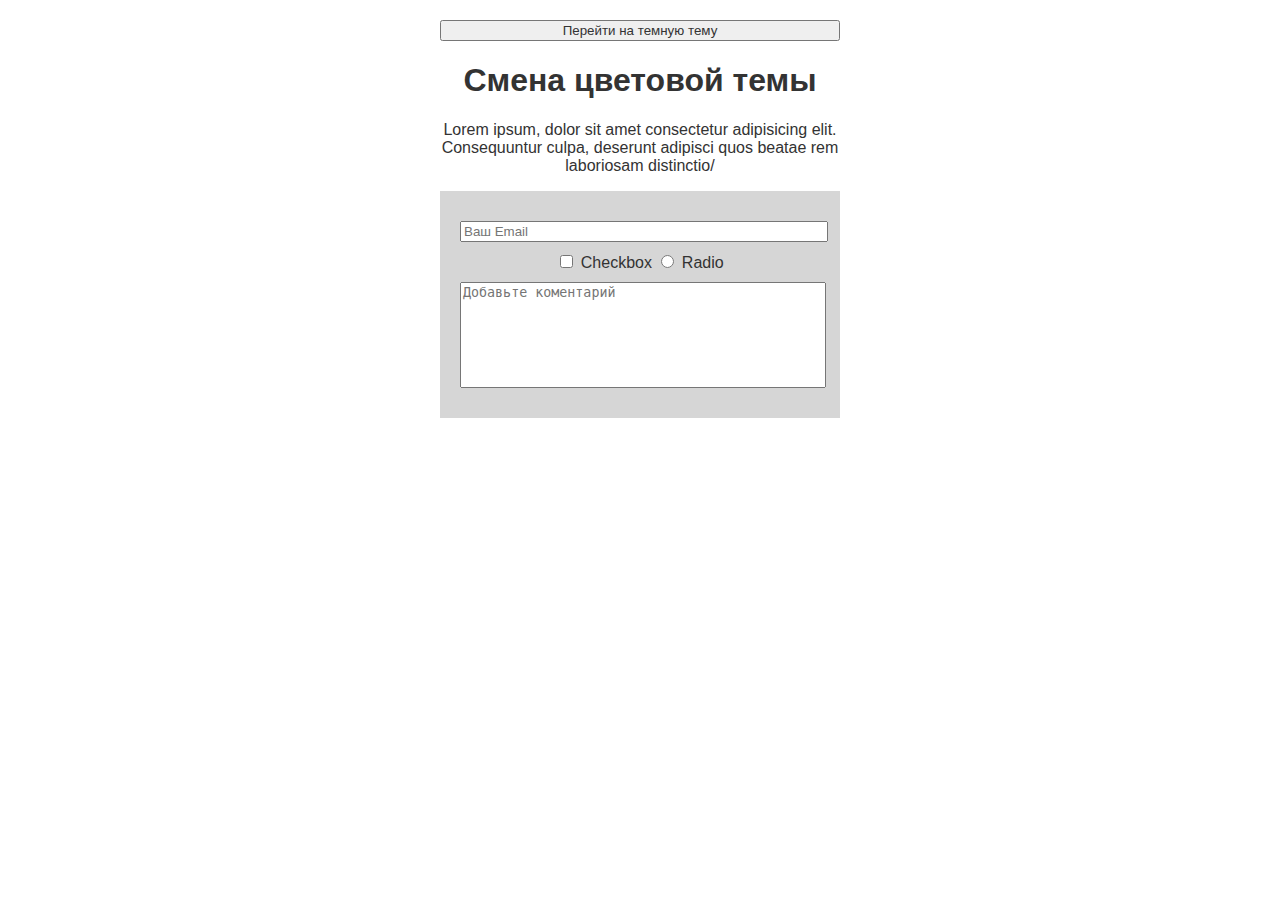
<file: уп 8/1/index.html>
<!DOCTYPE html>
<html lang="en">
  <head>
    <meta charset="UTF-8" />
    <meta name="viewport" content="width=device-width, initial-scale=1.0" />
    <title>Shumkova</title>
    <script defer src="./script.js"></script>
    <link rel="stylesheet" href="style.css" />
  </head>
  <body>
    <section>
      <div class="container">
        <button id="themeToggle">Перейти на темную тему</button>
        <h1>Смена цветовой темы</h1>
        <p>
          Lorem ipsum, dolor sit amet consectetur adipisicing elit. Consequuntur
          culpa, deserunt adipisci quos beatae rem laboriosam distinctio/
        </p>
        <form>
          <input placeholder="Ваш Email" type="email" />
          <input id="checkbox" type="checkbox" />
          <lable for="checkbox">Checkbox</lable>
          <input id="radio" type="radio" />
          <lable for="radio">Radio</lable>
          <textarea placeholder="Добавьте коментарий"></textarea>
        </form>
      </div>
    </section>
  </body>
</html>
</file>
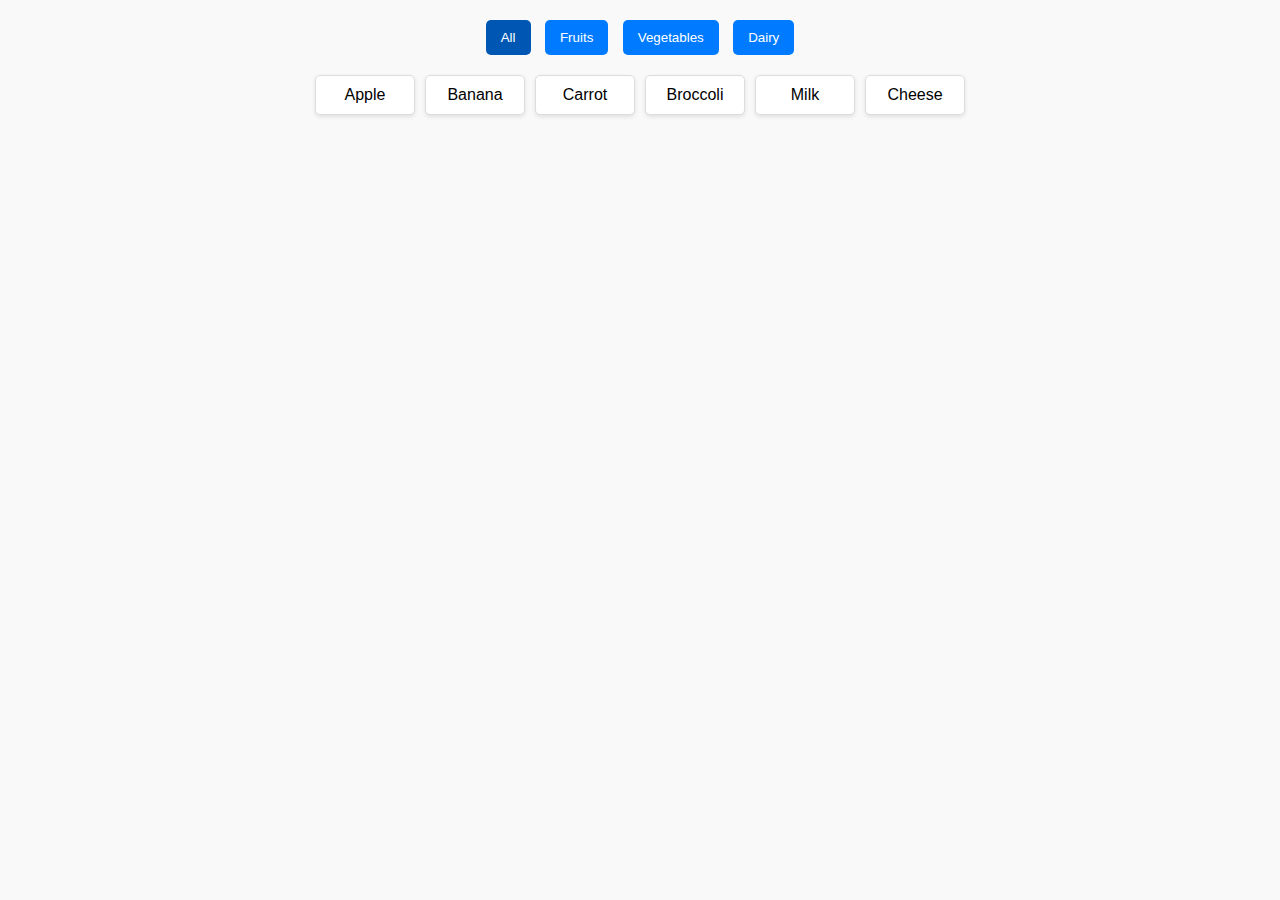
<file: уп5/задание 1/index.html>
<!DOCTYPE html>
<html lang="en">
<head>
  <meta charset="UTF-8" />
  <meta name="viewport" content="width=device-width, initial-scale=1.0" />
  <title>Фархутдинов вроде :3</title>
  <link rel="stylesheet" href="style.css" />
</head>
<body>
  <div class="filter-buttons">
    <button data-category="all" class="active">All</button>
    <button data-category="fruits">Fruits</button>
    <button data-category="vegetables">Vegetables</button>
    <button data-category="dairy">Dairy</button>
  </div>

  <div class="items">
    <div class="item" data-category="fruits">Apple</div>
    <div class="item" data-category="fruits">Banana</div>
    <div class="item" data-category="vegetables">Carrot</div>
    <div class="item" data-category="vegetables">Broccoli</div>
    <div class="item" data-category="dairy">Milk</div>
    <div class="item" data-category="dairy">Cheese</div>
  </div>

  <script src="Category_Filter.js"></script>
</body>
</html>
</file>
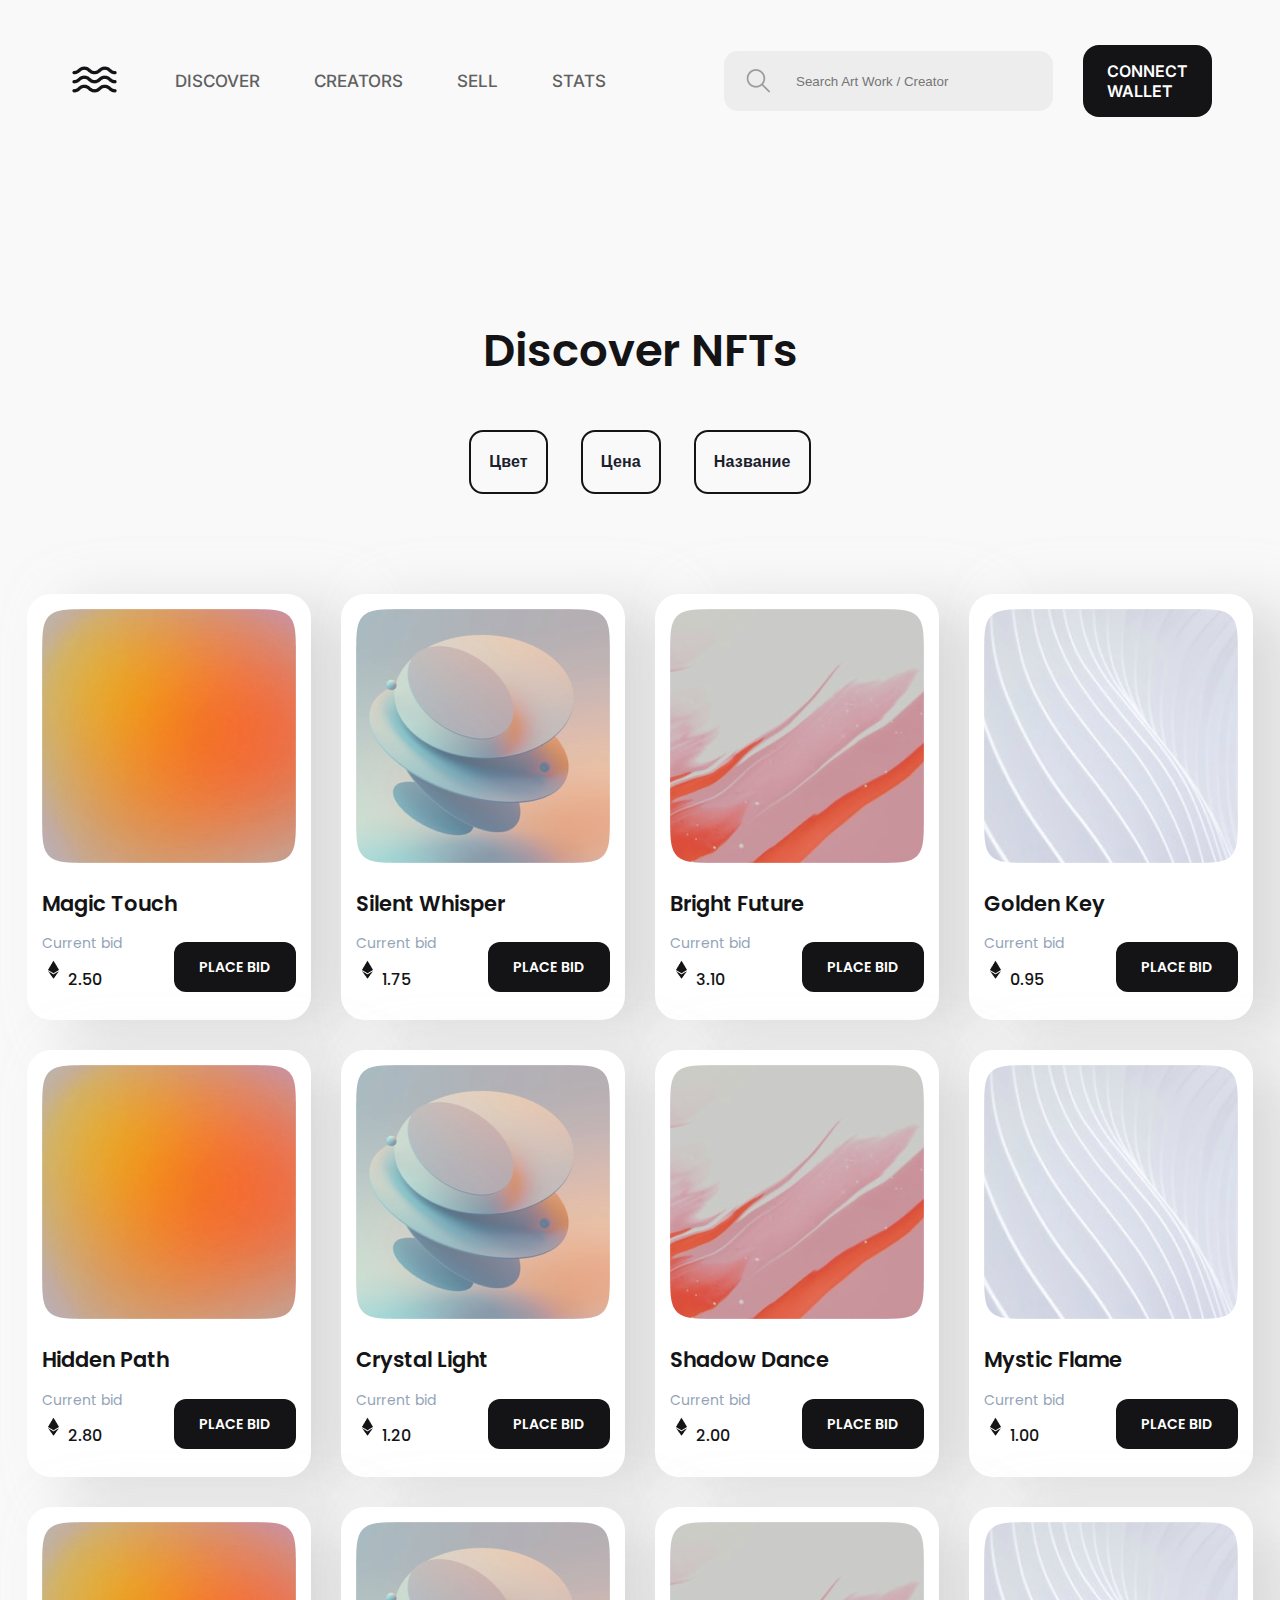
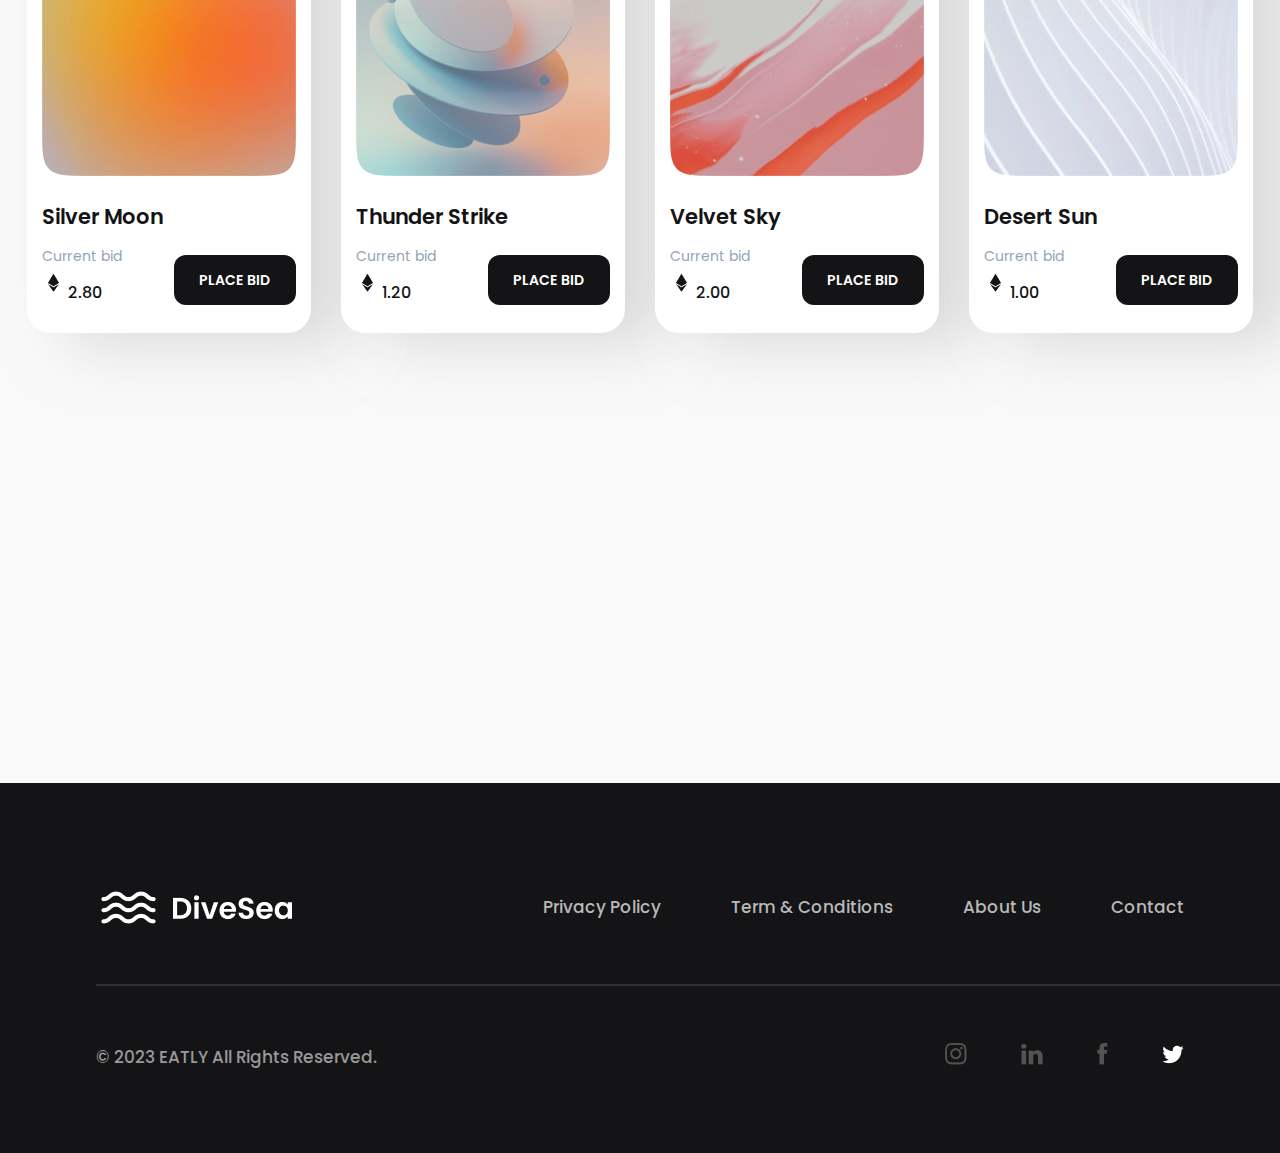
<file: уп5/звдвние3/index.html>
<!DOCTYPE html>
<html lang="en">
  <head>
    <meta charset="UTF-8" />
    <meta name="viewport" content="width=device-width, initial-scale=1.0" />
    <title>Фархутдинов</title>
    <link rel="stylesheet" href="~/../css/main.css" />
  </head>
  <body>
    <nav>
      <div class="container nav_fill">
        <div class="nav_left">
          <ul>
            <li>
              <a href=""><img src="./img/Logo.png" alt="" /></a>
            </li>
            <li><a href="">DISCOVER</a></li>
            <li><a href="">CREATORS</a></li>
            <li><a href="">SELL</a></li>
            <li><a href="">STATS</a></li>
          </ul>
        </div>
        <div class="nav_right">
          <div class="searchall">
            <img src="./img/search.png" alt="лупа" />
            <input type="search" placeholder="Search Art Work / Creator" />
          </div>
          <a href="" class="btn">CONNECT WALLET</a>
        </div>
      </div>
    </nav>

    <section class="section_one">
      <div class="container">
        <h2>Discover NFTs</h2>
        <div class="buttons">
          <a href="#" class="button" id="sort-color">Цвет</a>
          <a href="#" class="button" id="sort-price">Цена</a>
          <a href="#" class="button" id="sort-name">Название</a>
        </div>
      </div>
    </section>

    <section class="section_two">
      <div class="container">
        <div class="cards" id="cards-list">
          <div class="card" data-color="1" data-price="2.50" data-name="Magic Touch">
            <img src="./img/card1.png" alt="">
            <h3>Magic Touch</h3>
            <div class="btm">
              <div class="left">
                <p class="top">Current bid</p>
                <div class="bottom">
                  <img src="./img/mdi_ethereum.png" alt="">
                  <p>2.50</p>
                </div>
              </div>
              <div class="right">
                <a href="" class="card_btm">PLACE BID </a>
              </div>
            </div>
          </div>
          <div class="card" data-color="2" data-price="1.75" data-name="Silent Whisper">
            <img src="./img/card2.png" alt="">
            <h3>Silent Whisper</h3>
            <div class="btm">
              <div class="left">
                <p class="top">Current bid</p>
                <div class="bottom">
                  <img src="./img/mdi_ethereum.png" alt="">
                  <p>1.75</p>
                </div>
              </div>
              <div class="right">
                <a href="" class="card_btm">PLACE BID </a>
              </div>
            </div>
          </div>
          <div class="card" data-color="3" data-price="3.10" data-name="Bright Future">
            <img src="./img/card3.png" alt="">
            <h3>Bright Future</h3>
            <div class="btm">
              <div class="left">
                <p class="top">Current bid</p>
                <div class="bottom">
                  <img src="./img/mdi_ethereum.png" alt="">
                  <p>3.10</p>
                </div>
              </div>
              <div class="right">
                <a href="" class="card_btm">PLACE BID </a>
              </div>
            </div>
          </div>
          <div class="card" data-color="4" data-price="0.95" data-name="Golden Key">
            <img src="./img/card4.png" alt="">
            <h3>Golden Key</h3>
            <div class="btm">
              <div class="left">
                <p class="top">Current bid</p>
                <div class="bottom">
                  <img src="./img/mdi_ethereum.png" alt="">
                  <p>0.95</p>
                </div>
              </div>
              <div class="right">
                <a href="" class="card_btm">PLACE BID </a>
              </div>
            </div>
          </div>
          <div class="card" data-color="1" data-price="2.80" data-name="Hidden Path">
            <img src="./img/card1.png" alt="">
            <h3>Hidden Path</h3>
            <div class="btm">
              <div class="left">
                <p class="top">Current bid</p>
                <div class="bottom">
                  <img src="./img/mdi_ethereum.png" alt="">
                  <p>2.80</p>
                </div>
              </div>
              <div class="right">
                <a href="" class="card_btm">PLACE BID </a>
              </div>
            </div>
          </div>
          <div class="card" data-color="2" data-price="1.20" data-name="Crystal Light">
            <img src="./img/card2.png" alt="">
            <h3>Crystal Light</h3>
            <div class="btm">
              <div class="left">
                <p class="top">Current bid</p>
                <div class="bottom">
                  <img src="./img/mdi_ethereum.png" alt="">
                  <p>1.20</p>
                </div>
              </div>
              <div class="right">
                <a href="" class="card_btm">PLACE BID </a>
              </div>
            </div>
          </div>
          <div class="card" data-color="3" data-price="2.00" data-name="Shadow Dance">
            <img src="./img/card3.png" alt="">
            <h3>Shadow Dance</h3>
            <div class="btm">
              <div class="left">
                <p class="top">Current bid</p>
                <div class="bottom">
                  <img src="./img/mdi_ethereum.png" alt="">
                  <p>2.00</p>
                </div>
              </div>
              <div class="right">
                <a href="" class="card_btm">PLACE BID </a>
              </div>
            </div>
          </div>
          <div class="card" data-color="4" data-price="1.00" data-name="Mystic Flame">
            <img src="./img/card4.png" alt="">
            <h3>Mystic Flame</h3>
            <div class="btm">
              <div class="left">
                <p class="top">Current bid</p>
                <div class="bottom">
                  <img src="./img/mdi_ethereum.png" alt="">
                  <p>1.00</p>
                </div>
              </div>
              <div class="right">
                <a href="" class="card_btm">PLACE BID </a>
              </div>
            </div>
          </div>
          <div class="card" data-color="1" data-price="2.80" data-name="Silver Moon">
            <img src="./img/card1.png" alt="">
            <h3>Silver Moon</h3>
            <div class="btm">
              <div class="left">
                <p class="top">Current bid</p>
                <div class="bottom">
                  <img src="./img/mdi_ethereum.png" alt="">
                  <p>2.80</p>
                </div>
              </div>
              <div class="right">
                <a href="" class="card_btm">PLACE BID </a>
              </div>
            </div>
          </div>
          <div class="card" data-color="2" data-price="1.20" data-name="Thunder Strike">
            <img src="./img/card2.png" alt="">
            <h3>Thunder Strike</h3>
            <div class="btm">
              <div class="left">
                <p class="top">Current bid</p>
                <div class="bottom">
                  <img src="./img/mdi_ethereum.png" alt="">
                  <p>1.20</p>
                </div>
              </div>
              <div class="right">
                <a href="" class="card_btm">PLACE BID </a>
              </div>
            </div>
          </div>
          <div class="card" data-color="3" data-price="2.00" data-name="Velvet Sky">
            <img src="./img/card3.png" alt="">
            <h3>Velvet Sky</h3>
            <div class="btm">
              <div class="left">
                <p class="top">Current bid</p>
                <div class="bottom">
                  <img src="./img/mdi_ethereum.png" alt="">
                  <p>2.00</p>
                </div>
              </div>
              <div class="right">
                <a href="" class="card_btm">PLACE BID </a>
              </div>
            </div>
          </div>
          <div class="card" data-color="4" data-price="1.00" data-name="Desert Sun">
            <img src="./img/card4.png" alt="">
            <h3>Desert Sun</h3>
            <div class="btm">
              <div class="left">
                <p class="top">Current bid</p>
                <div class="bottom">
                  <img src="./img/mdi_ethereum.png" alt="">
                  <p>1.00</p>
                </div>
              </div>
              <div class="right">
                <a href="" class="card_btm">PLACE BID </a>
              </div>
            </div>
          </div>
        </div>
      </div>
    </section>

    <footer class="footer">
      <div class="container">
        <div class="footer_fill">
          <div class="top">
            <img src="./img/Logofooter.png" alt="">
            <ul>
              <li><a href="">Privacy Policy</a></li>
              <li><a href="">Term & Conditions</a></li>
              <li><a href="">About Us</a></li>
              <li><a href="">Contact</a></li>
            </ul>
          </div>
          <hr>
          <div class="bottom">
            <p>© 2023 EATLY All Rights Reserved.</p>
            <ul>
              <li><img src="./img/insta.png" alt=""></li>
              <li><img src="./img/in.png" alt=""></li>
              <li><img src="./img/facebok.png" alt=""></li>
              <li><img src="./img/twit.png" alt=""></li>
            </ul>
          </div>
        </div>
      </div>
    </footer>

    <script>
      function sortCards(compareFn) {
        const cardsContainer = document.getElementById('cards-list');
        const cards = Array.from(cardsContainer.children);
        cards.sort(compareFn);
        cards.forEach(card => cardsContainer.appendChild(card));
      }

      document.getElementById('sort-color').addEventListener('click', function(e) {
        e.preventDefault();
        sortCards((a, b) => {
          return parseInt(a.dataset.color) - parseInt(b.dataset.color);
        });
      });

      document.getElementById('sort-price').addEventListener('click', function(e) {
        e.preventDefault();
        sortCards((a, b) => {
          return parseFloat(a.dataset.price) - parseFloat(b.dataset.price);
        });
      });

      document.getElementById('sort-name').addEventListener('click', function(e) {
        e.preventDefault();
        sortCards((a, b) => {
          return a.dataset.name.localeCompare(b.dataset.name);
        });
      });
    </script>
  </body>
</html>
</file>
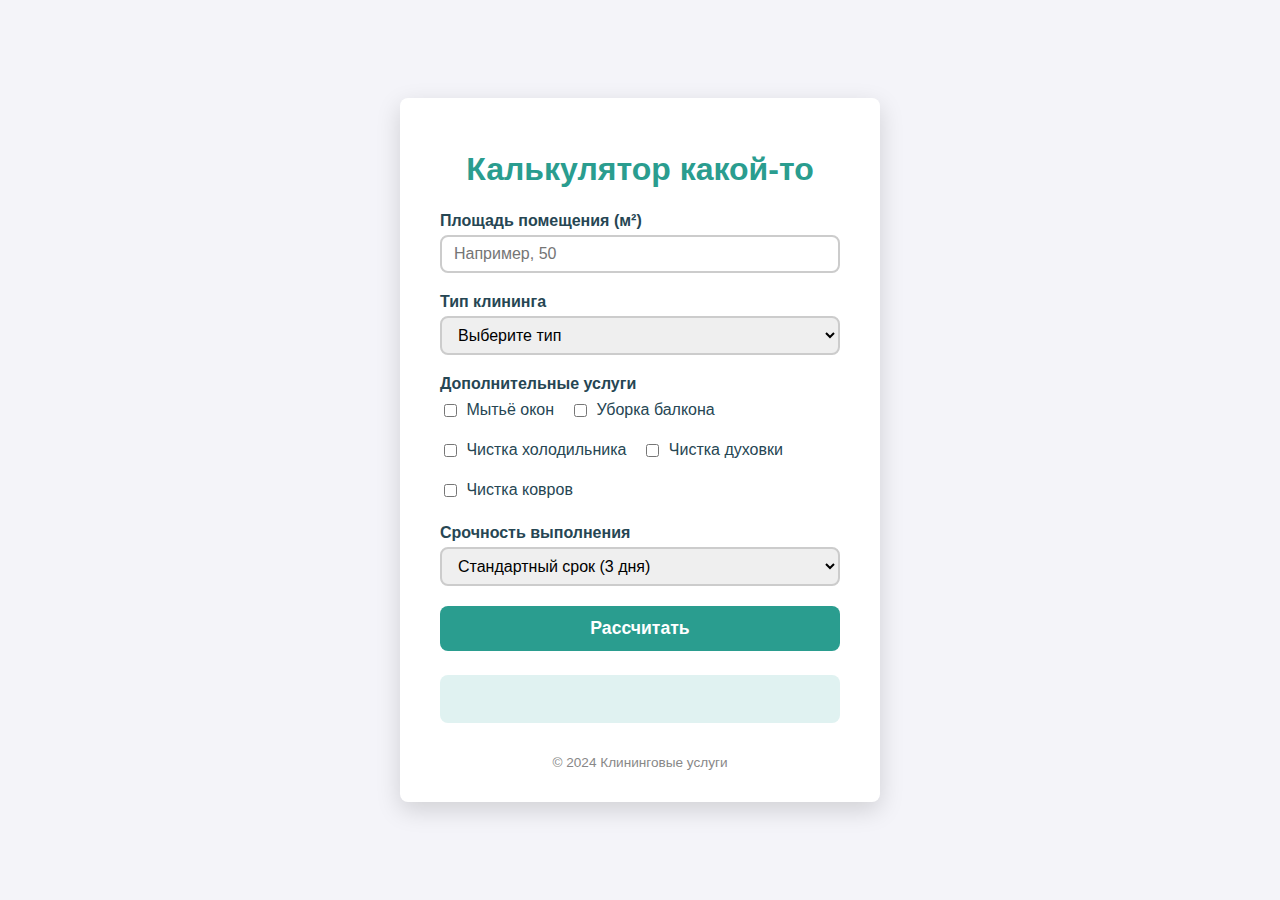
<file: уп9/up9-2-1/index.html>
<!DOCTYPE html>
<html lang="ru">
<head>
<meta charset="UTF-8" />
<meta name="viewport" content="width=device-width, initial-scale=1" />
<title>Калькулятор какой-то</title>
<script defer src="./js/script.js"></script>
<link rel="stylesheet" href="./css/style.css">
</head>
<body>
  <main class="calculator" role="main" aria-label="Калькулятор расчёта стоимости клининга">
    <h1>Калькулятор какой-то</h1>
    <form id="cleaning-form" novalidate>
      <div class="form-group">
        <label for="area">Площадь помещения (м²)</label>
        <input type="number" id="area" name="area" min="10" max="1000" step="1" required aria-describedby="areaHelp" placeholder="Например, 50" />
      </div>
      <div class="form-group">
        <label for="cleaning-type">Тип клининга</label>
        <select id="cleaning-type" name="cleaning-type" required aria-describedby="typeHelp">
          <option value="" disabled selected>Выберите тип</option>
          <option value="regular">Регулярная уборка</option>
          <option value="general">Генеральная уборка</option>
          <option value="afterRepair">Уборка после ремонта</option>
          <option value="office">Уборка офиса</option>
        </select>
      </div>
      <div class="form-group">
        <label>Дополнительные услуги</label>
        <div class="checkbox-group" role="group" aria-label="Дополнительные услуги">
          <label><input type="checkbox" name="services" value="windows" /> Мытьё окон</label>
          <label><input type="checkbox" name="services" value="balcony" /> Уборка балкона</label>
          <label><input type="checkbox" name="services" value="fridge" /> Чистка холодильника</label>
          <label><input type="checkbox" name="services" value="oven" /> Чистка духовки</label>
          <label><input type="checkbox" name="services" value="carpet" /> Чистка ковров</label>
        </div>
      </div>
      <div class="form-group">
        <label for="urgency">Срочность выполнения</label>
        <select id="urgency" name="urgency" required aria-describedby="urgencyHelp">
          <option value="standard" selected>Стандартный срок (3 дня)</option>
          <option value="express">Экспресс (1 день, +30%)</option>
          <option value="sameDay">В тот же день (+50%)</option>
        </select>
      </div>
      <button type="submit" aria-label="Рассчитать стоимость клининга">Рассчитать</button>
    </form>
    <div class="result" role="region" aria-live="polite" aria-atomic="true" id="result" tabindex="0"></div>
    <div class="footer">© 2024 Клининговые услуги</div>
  </main>


</body>
</html>
</file>
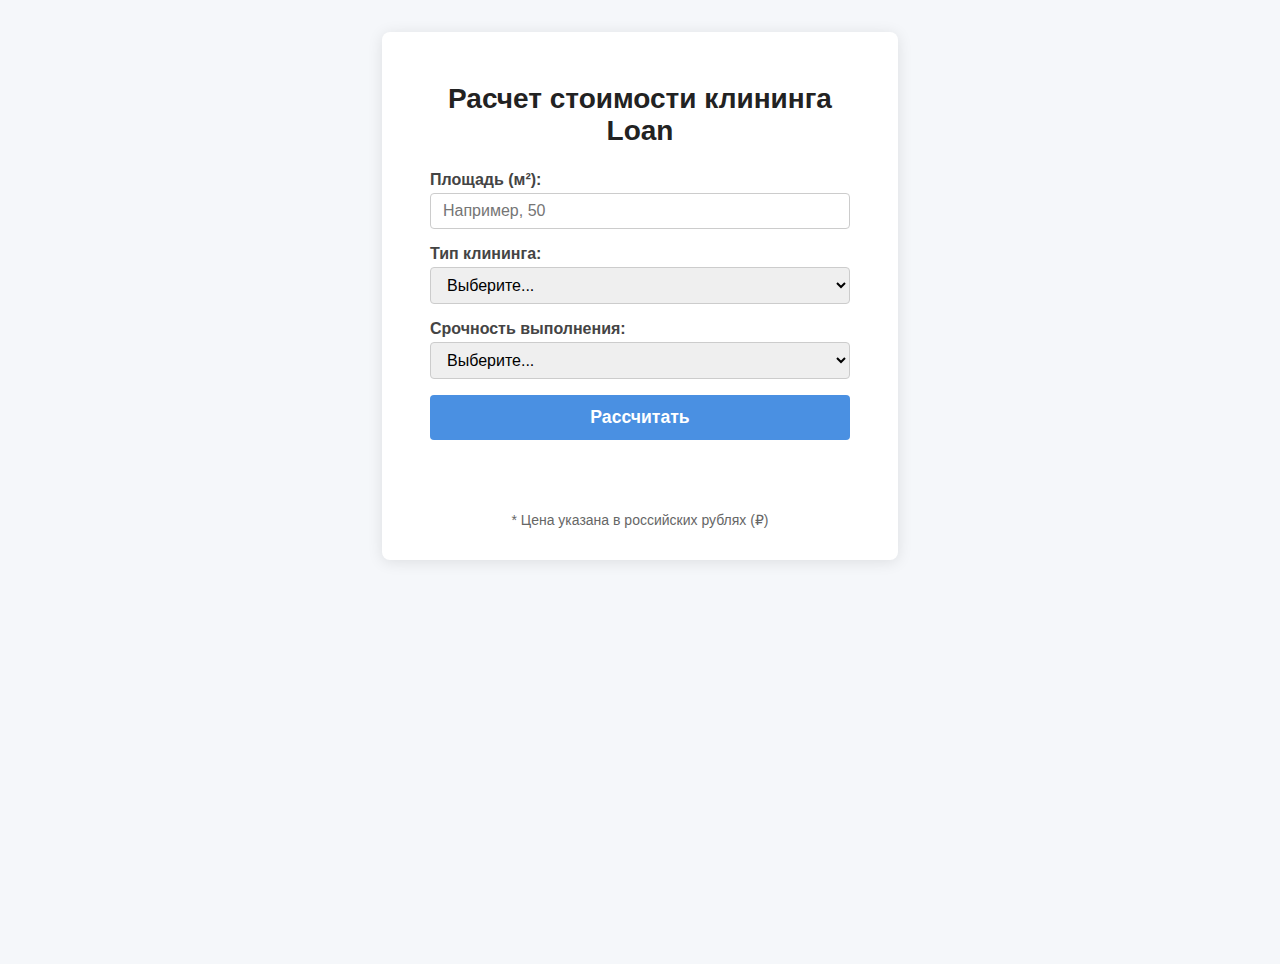
<file: уп9/up9-2-2/index.html>
<!DOCTYPE html>
<html lang="ru">
<head>
<meta charset="UTF-8" />
<meta name="viewport" content="width=device-width, initial-scale=1" />
<title>Расчет стоимости клининга моей</title>
<script defer src="./js/script.js"></script>
<link rel="stylesheet" href="./css/style.css">
</head>
<body>
  <div class="container" role="main" aria-label="Калькулятор стоимости клининга Loan">
    <h1>Расчет стоимости клининга Loan</h1>
    <form id="cleaningForm" aria-describedby="footnote">
      <label for="area">Площадь (м²):</label>
      <input type="number" id="area" name="area" min="1" step="0.1" required aria-required="true" aria-label="Введите площадь в квадратных метрах" placeholder="Например, 50" />

      <label for="cleaningType">Тип клининга:</label>
      <select id="cleaningType" name="cleaningType" required aria-required="true" aria-label="Выберите тип клининга">
        <option value="" disabled selected>Выберите...</option>
        <option value="standard">Стандартная уборка</option>
        <option value="deep">Глубокая уборка</option>
        <option value="postconstruction">После ремонта</option>
        <option value="office">Уборка офиса</option>
      </select>

      <label for="urgency">Срочность выполнения:</label>
      <select id="urgency" name="urgency" required aria-required="true" aria-label="Выберите срочность уборки">
        <option value="" disabled selected>Выберите...</option>
        <option value="standard">Стандарт (3 дня)</option>
        <option value="express">Экспресс (1 день +20%)</option>
      </select>

      <button type="submit" aria-label="Рассчитать стоимость клининга">Рассчитать</button>
    </form>

    <div class="result" id="result" role="region" aria-live="polite" aria-atomic="true"></div>
    <div class="footnote" id="footnote">
      * Цена указана в российских рублях (₽)
    </div>
  </div>


</body>
</html>
</file>
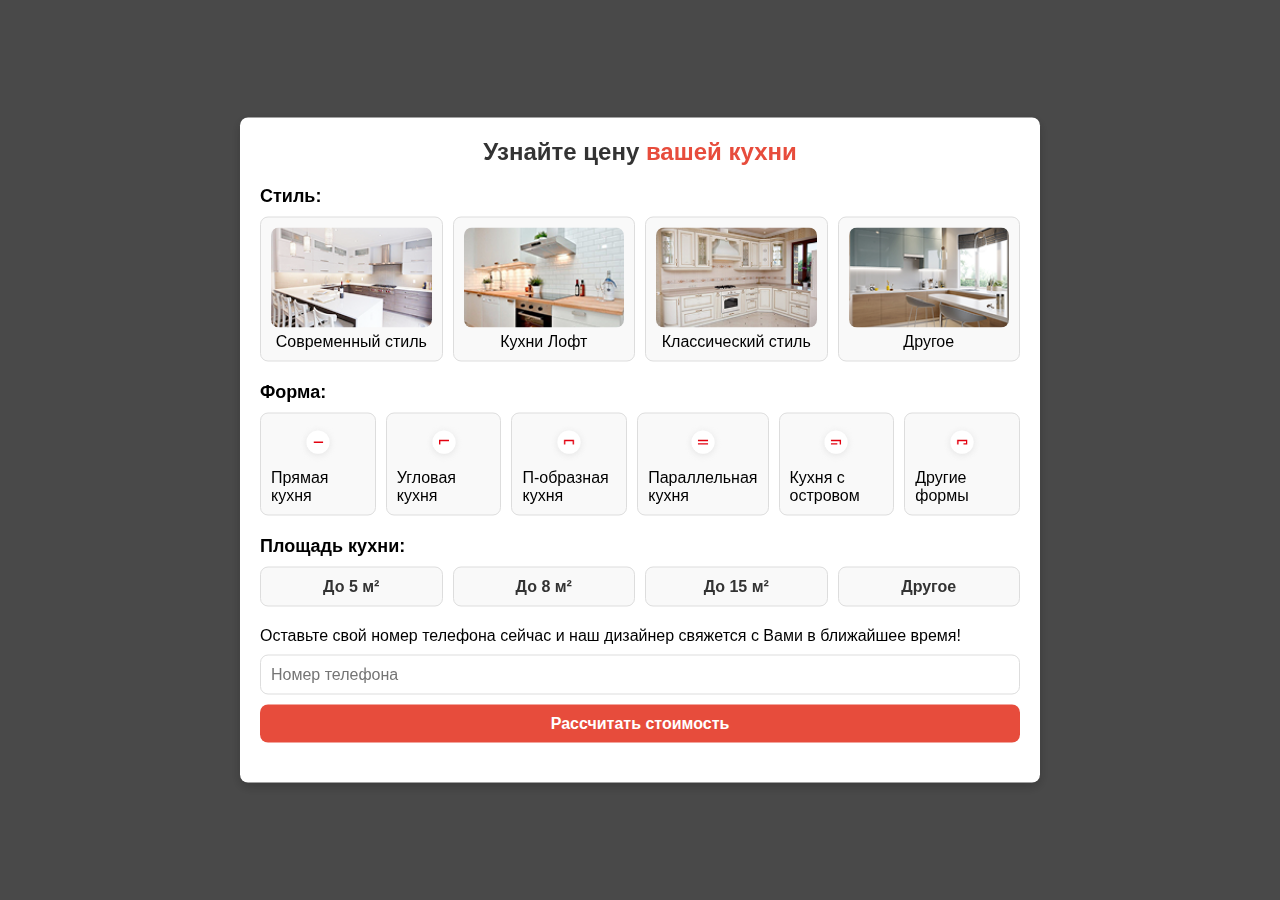
<file: уп9/калькулятор 1/index.html>
<!DOCTYPE html>
<html lang="ru">
<head>
  <meta charset="UTF-8">
  <meta name="viewport" content="width=device-width, initial-scale=1.0">
  <title>Калькулятор цены универа</title>
  <link rel="stylesheet" href="style.css">
</head>
<body>
  <!-- Modal Overlay -->
  <div class="modal-overlay"></div>

  <!-- Modal Content -->
  <div class="modal">
    <h2 class="modal-title">Узнайте цену <span class="red-text">вашей кухни</span></h2>

    <!-- Style Section -->
    <div class="section">
      <h3 class="section-title">Стиль:</h3>
      <div class="image-grid">
        <div class="image-item">
          <img src="./img/1.png" alt="Современный стиль" class="image-thumb">
          <p>Современный стиль</p>
        </div>
        <div class="image-item">
          <img src="./img/2.png" alt="Кухни Лофт" class="image-thumb">
          <p>Кухни Лофт</p>
        </div>
        <div class="image-item">
          <img src="./img/3.png" alt="Классический стиль" class="image-thumb">
          <p>Классический стиль</p>
        </div>
        <div class="image-item">
          <img src="./img/4.png" alt="Другое" class="image-thumb">
          <p>Другое</p>
        </div>
      </div>
    </div>

    <!-- Form Section -->
    <div class="section">
      <h3 class="section-title">Форма:</h3>
      <div class="form-grid">
        <div class="form-item">
          <img src="./img/5.png" alt="Прямая кухня" class="form-icon">
          <p>Прямая кухня</p>
        </div>
        <div class="form-item">
          <img src="./img/6.png" alt="Угловая кухня" class="form-icon">
          <p>Угловая кухня</p>
        </div>
        <div class="form-item">
          <img src="./img/7.png" alt="П-образная кухня" class="form-icon">
          <p>П-образная кухня</p>
        </div>
        <div class="form-item">
          <img src="./img/8.png" alt="Параллельная кухня" class="form-icon">
          <p>Параллельная кухня</p>
        </div>
        <div class="form-item">
          <img src="./img/9.png" alt="Кухня с островом" class="form-icon">
          <p>Кухня с островом</p>
        </div>
        <div class="form-item">
          <img src="./img/11.png " class="form-icon">
          <p>Другие формы</p>
        </div>
      </div>
    </div>

    <!-- Area Section -->
    <div class="section">
      <h3 class="section-title">Площадь кухни:</h3>
      <div class="area-grid">
        <button class="area-btn">До 5 м²</button>
        <button class="area-btn">До 8 м²</button>
        <button class="area-btn">До 15 м²</button>
        <button class="area-btn">Другое</button>
      </div>
    </div>

    <!-- Phone Input Section -->
    <div class="section">
      <p>Оставьте свой номер телефона сейчас и наш дизайнер свяжется с Вами в ближайшее время!</p>
      <input type="tel" placeholder="Номер телефона" class="phone-input">
      <button class="calculate-btn">Рассчитать стоимость</button>
    </div>
  </div>

  <!-- Модальное окно для результата -->
  <div id="result-modal" class="modal modal-result hidden">
    <div class="modal-content">
      <h2 class="modal-title">Результат расчета</h2>
      <p class="result-text">Стоимость вашей кухни: <span id="total-cost">0 ₽</span></p>
      <button class="close-btn">Закрыть</button>
    </div>
  </div>

  <script src="script.js"></script>
</body>
</html>
</file>
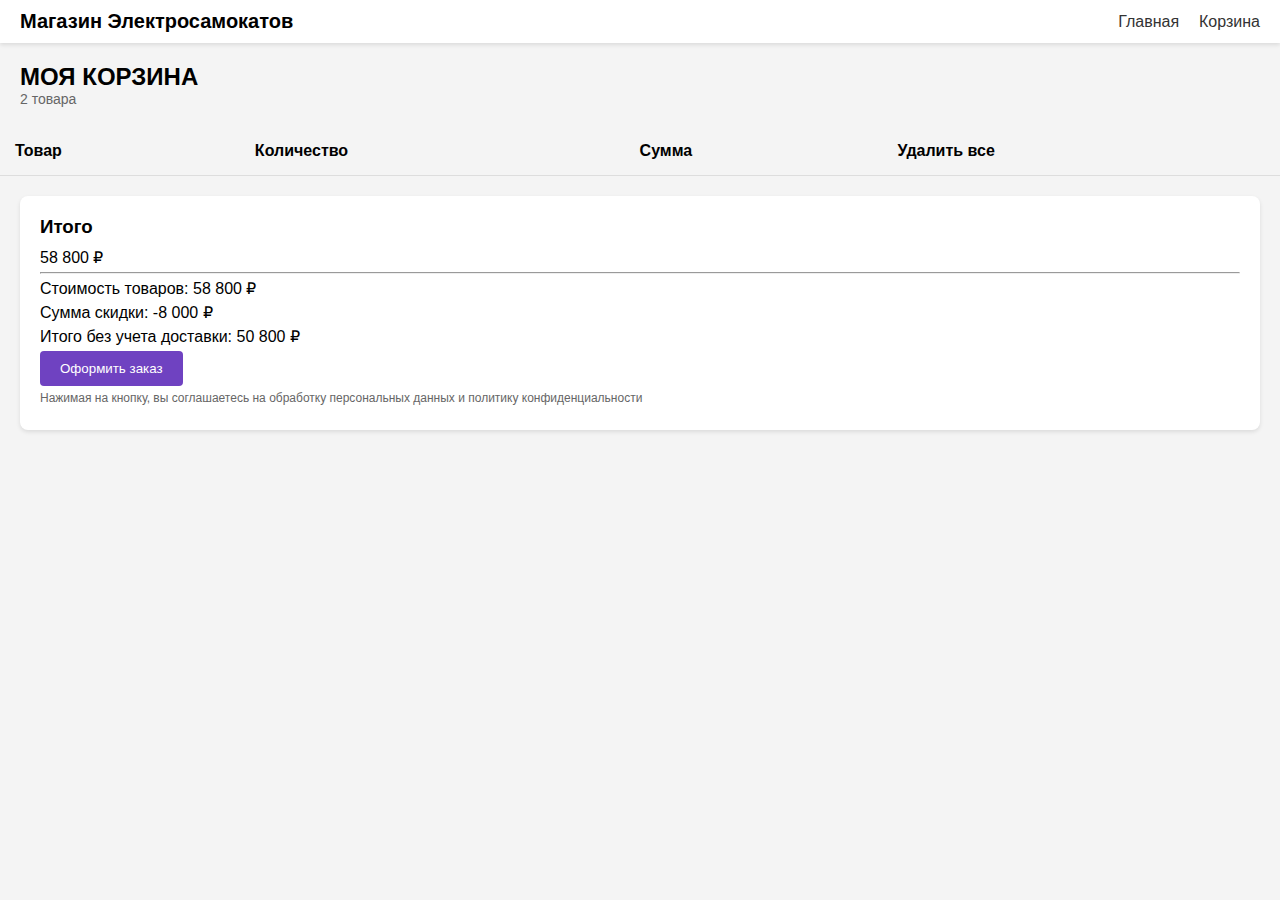
<file: уп9/каталог товаров/basket.html>
<!DOCTYPE html>
<html lang="en">
<head>
  <meta charset="UTF-8">
  <meta name="viewport" content="width=device-width, initial-scale=1.0">
  <title>Наша Корзина</title>
  <link rel="stylesheet" href="./style.css">
</head>
<body>
  <!-- Навигация -->
  <nav class="navbar">
    <div class="logo">Магазин Электросамокатов</div>
    <ul class="nav-links">
      <li><a href="./index.html">Главная</a></li>
      <li><a href="#">Корзина</a></li>
    </ul>
  </nav>

  <!-- Заголовок корзины -->
  <header class="cart-header">
    <h1>МОЯ КОРЗИНА</h1>
    <p>2 товара</p>
  </header>

  <!-- Список товаров в корзине -->
  <section class="cart-items">
    <table>
      <thead>
        <tr>
          <th>Товар</th>
          <th>Количество</th>
          <th>Сумма</th>
          <th>Удалить все</th>
        </tr>
      </thead>
      <tbody id="cart-items-list">
        <!-- Товары будут динамически добавлены через JavaScript -->
      </tbody>
    </table>
  </section>

  <!-- Общая стоимость -->
  <aside class="cart-summary">
    <h3>Итого</h3>
    <p>58 800 ₽</p>
    <hr>
    <p>Стоимость товаров: 58 800 ₽</p>
    <p>Сумма скидки: -8 000 ₽</p>
    <p>Итого без учета доставки: 50 800 ₽</p>
    <button class="checkout-btn">Оформить заказ</button>
    <p class="terms">
      Нажимая на кнопку, вы соглашаетесь на обработку персональных данных и политику конфиденциальности
    </p>
  </aside>

  <script src="script.js"></script>
</body>
</html>
</file>
<file: уп 8/1/style.css>
:root{
  --main:#333;
  --main-rgb: 51,51,51;
  color-scheme: light;
}
body{
  font-family: "inter" , sans-serif;
  text-align: center;
  color: var(--main);
}

.container{
  margin: 20px auto;
  max-width: 400px;
  padding: 0 15px;
}
form{
  padding: 20px;
  background: rgba(var(--main-rgb), .2);
}

input[type="email"],
textarea,
button{
  display: block;
  width: 100%;
  margin: 10px 0;
  color: var(--main);
}
textarea{
  resize: none;
  min-height: 100px;
}
/* Dark */

.dark{
  --main:#fff;
  --main-rgb: 255,255,255;
  color-scheme: dark;
}
</file>
<file: уп5/задание 1/style.css>
* {
  margin: 0;
  padding: 0;
  box-sizing: border-box;
}

a {
  text-decoration: none;
}

ul {
  list-style: none;
}

body {
  font-family: Arial, sans-serif;
  display: flex;
  flex-direction: column;
  align-items: center;
  margin: 0;
  padding: 20px;
  background-color: #f9f9f9;
}

.filter-buttons {
  margin-bottom: 20px;
}

.filter-buttons button {
  padding: 10px 15px;
  margin: 0 5px;
  border: none;
  background-color: #007bff;
  color: #fff;
  border-radius: 5px;
  cursor: pointer;
  transition: background-color 0.3s ease;
}

.filter-buttons button:hover {
  background-color: #0056b3;
}

.filter-buttons button.active {
  background-color: #0056b3;
}

.items {
  display: flex;
  flex-wrap: wrap;
  gap: 10px;
  justify-content: center;
}

.item {
  width: 100px;
  padding: 10px;
  border: 1px solid #ddd;
  border-radius: 5px;
  text-align: center;
  background-color: #fff;
  box-shadow: 0 2px 4px rgba(0, 0, 0, 0.1);
}

.hidden {
  display: none;
}
</file>
<file: уп5/звдвние3/css/main.css>
@charset "UTF-8";
@import url("https://fonts.googleapis.com/css2?family=Inter:ital,opsz,wght@0,14..32,100..900;1,14..32,100..900&family=Poppins:ital,wght@0,100;0,200;0,300;0,400;0,500;0,600;0,700;0,800;0,900;1,100;1,200;1,300;1,400;1,500;1,600;1,700;1,800;1,900&display=swap");
* {
  margin: 0;
  padding: 0;
  box-sizing: border-box;
}

body {
  font-family: "Poppins", sans-serif;
  background-color: #f9f9f9;
}

.container {
  max-width: 1250px;
  margin: 0 auto;
}

a {
  text-decoration: none;
}

ul {
  list-style: none;
}

nav {
  font-family: "Inter", sans-serif;
  display: flex;
  justify-content: center;
  padding: 45px 95px;
}
nav .nav_fill {
  display: flex;
  align-items: center;
  gap: 118px;
}
nav .nav_fill .nav_left ul {
  display: flex;
  align-items: center;
  gap: 54px;
}
nav .nav_fill .nav_left ul li a {
  font-weight: 500;
  font-size: 17px;
  color: #606060;
  transition: all 0.4s ease;
}
nav .nav_fill .nav_left ul li a:hover {
  color: #1f1f1f;
}
nav .nav_fill .nav_right {
  display: flex;
  align-items: center;
  gap: 30px;
}
nav .nav_fill .nav_right .searchall {
  display: flex;
  align-items: center;
  gap: 26px;
  border-radius: 14px;
  background-color: #ededed;
  padding: 18px 80px 18px 22px;
}
nav .nav_fill .nav_right .searchall input {
  border: 0px;
  background-color: #ededed;
}
nav .nav_fill .nav_right .searchall input:focus {
  outline: none; /* убирает стандартную синюю обводку браузера */
  border: none; /* убирает рамку, если она есть */
}
nav .nav_fill .nav_right .searchall input[type=search]::-webkit-search-cancel-button {
  display: none;
}
nav .nav_fill .nav_right a.btn {
  font-weight: 600;
  font-size: 16px;
  color: #fff;
  border-radius: 16px;
  padding: 16px 24px;
  background: #141416;
  transition: all 0.4s ease;
}
nav .nav_fill .nav_right a.btn:hover {
  background: #444449;
}

.section_one {
  font-family: "Poppins", sans-serif;
}
.section_one h2 {
  font-weight: 600;
  font-size: 45px;
  color: #141416;
  margin: 155px 0 45px;
  text-align: center;
}
.section_one .buttons {
  display: flex;
  align-items: center;
  justify-content: center;
  gap: 33px;
  margin-bottom: 100px;
}
.section_one .buttons .button {
  display: flex;
  align-items: center;
  justify-content: center;
  gap: 10px;
  padding: 18px;
  font-weight: 600;
  font-size: 16px;
  line-height: 150%;
  letter-spacing: 0.01em;
  color: #1a202c;
  border: 2.35px solid #141416;
  border-radius: 14px;
  transition: all 0.4s ease;
}
.section_one .buttons .button:hover {
  border: 2.35px solid #ffffff;
}

.section_two {
  font-family: "Poppins", sans-serif;
}
.section_two .cards {
  display: flex;
  justify-content: center;
  flex-wrap: wrap;
  gap: 30px;
  margin-bottom: 450px;
}
.section_two .cards .card {
  padding: 15px 15px 20px 15px;
  border-radius: 24px;
  box-shadow: 39px 12px 59px 0 rgba(199, 199, 199, 0.6);
  background: #fff;
}
.section_two .cards .card img {
  margin-bottom: 19px;
}
.section_two .cards .card h3 {
  font-weight: 600;
  font-size: 21px;
  line-height: 140%;
  color: #141416;
  margin-bottom: 15px;
}
.section_two .cards .card .btm {
  display: flex;
  align-items: center;
  justify-content: space-between;
}
.section_two .cards .card .btm .left .top {
  font-weight: 400;
  font-size: 14px;
  line-height: 150%;
  letter-spacing: 0.01em;
  color: #94a3b8;
  margin-bottom: 5px;
}
.section_two .cards .card .btm .left .bottom {
  display: flex;
  align-items: center;
  gap: 3px;
  font-weight: 500;
  font-size: 16px;
  line-height: 150%;
  color: #141416;
}
.section_two .cards .card .right a.card_btm {
  font-weight: 600;
  font-size: 14px;
  line-height: 150%;
  letter-spacing: 0.01em;
  color: #fff;
  padding: 15px 25px;
  border-radius: 12px;
  background: #141416;
  transition: all 0.4s ease;
}
.section_two .cards .card .right a.card_btm:hover {
  background: #494952;
}

.footer {
  padding: 92px 96px 81px 96px;
  background-color: #141416;
}
.footer .top {
  display: flex;
  align-items: center;
  justify-content: space-between;
  margin-bottom: 44px;
}
.footer .top ul {
  display: flex;
  align-items: center;
  gap: 70px;
}
.footer .top ul li a {
  font-weight: 500;
  font-size: 17px;
  line-height: 150%;
  text-transform: capitalize;
  color: #b9b9b9;
  transition: all 0.4s ease;
}
.footer .top ul li a:hover {
  color: #807a7a;
}
.footer hr {
  border: 1px solid #818181;
  width: 1246px;
  height: 0px;
  opacity: 0.25;
  margin-bottom: 57px;
}
.footer .bottom {
  display: flex;
  align-items: center;
  justify-content: space-between;
}
.footer .bottom p {
  font-weight: 500;
  font-size: 17px;
  line-height: 147%;
  color: #999;
}
.footer .bottom ul {
  display: flex;
  align-items: center;
  gap: 54px;
}/*# sourceMappingURL=main.css.map */
</file>
<file: уп9/up9-2-1/css/style.css>
:root {
  --primary: #2a9d8f;
  --secondary: #264653;
  --background: #f4f4f9;
  --accent: #e76f51;
  --text-dark: #222;
  --text-light: #fff;
  --radius: 8px;
  --transition: 0.3s ease;
}
* {
  box-sizing: border-box;
}
body {
  font-family: "Segoe UI", Tahoma, Geneva, Verdana, sans-serif;
  background: var(--background);
  margin: 0;
  min-height: 100vh;
  display: flex;
  justify-content: center;
  align-items: center;
  padding: 2rem;
}
.calculator {
  background: var(--text-light);
  border-radius: var(--radius);
  box-shadow: 0 8px 24px rgba(0, 0, 0, 0.15);
  max-width: 480px;
  width: 100%;
  padding: 2rem 2.5rem;
  color: var(--secondary);
}
.calculator h1 {
  text-align: center;
  margin-bottom: 1.5rem;
  color: var(--primary);
  font-weight: 700;
}
.form-group {
  margin-bottom: 1.25rem;
}
label {
  display: block;
  font-weight: 600;
  margin-bottom: 0.3rem;
}
input[type="number"],
select {
  width: 100%;
  padding: 0.5rem 0.75rem;
  font-size: 1rem;
  border: 2px solid #ccc;
  border-radius: var(--radius);
  transition: border-color var(--transition);
}
input[type="number"]:focus,
select:focus {
  border-color: var(--primary);
  outline: none;
}
.checkbox-group {
  display: flex;
  gap: 1rem;
  flex-wrap: wrap;
  margin-top: 0.5rem;
}
.checkbox-group label {
  display: flex;
  align-items: center;
  gap: 0.4rem;
  font-weight: 500;
}
button {
  width: 100%;
  background: var(--primary);
  border: none;
  padding: 0.75rem 0;
  font-size: 1.1rem;
  font-weight: 700;
  color: var(--text-light);
  border-radius: var(--radius);
  cursor: pointer;
  transition: background-color var(--transition);
}
button:hover {
  background: var(--accent);
}
.result {
  margin-top: 1.5rem;
  background: #e0f2f1;
  padding: 1rem 1.25rem;
  border-radius: var(--radius);
  font-size: 1.2rem;
  font-weight: 600;
  color: var(--secondary);
  min-height: 48px;
  display: flex;
  align-items: center;
  justify-content: center;
}
.footer {
  margin-top: 2rem;
  font-size: 0.85rem;
  color: #888;
  text-align: center;
}
</file>
<file: уп9/up9-2-2/css/style.css>
body {
  font-family: "Segoe UI", Tahoma, Geneva, Verdana, sans-serif;
  background: #f5f7fa;
  margin: 0;
  padding: 2rem;
  display: flex;
  justify-content: center;
  align-items: flex-start;
  min-height: 100vh;
}
.container {
  background: #fff;
  border-radius: 8px;
  box-shadow: 0 2px 15px rgb(0 0 0 / 0.1);
  padding: 2rem 3rem;
  max-width: 420px;
  width: 100%;
}
h1 {
  margin-bottom: 1.5rem;
  font-weight: 700;
  font-size: 1.75rem;
  color: #222;
  text-align: center;
}
label {
  display: block;
  margin-bottom: 0.25rem;
  font-weight: 600;
  color: #444;
}
input[type="number"],
select {
  width: 100%;
  padding: 0.5rem 0.75rem;
  font-size: 1rem;
  border-radius: 4px;
  border: 1px solid #ccc;
  margin-bottom: 1rem;
  box-sizing: border-box;
  transition: border-color 0.3s ease;
}
input[type="number"]:focus,
select:focus {
  outline: none;
  border-color: #4a90e2;
  box-shadow: 0 0 5px rgba(74,144,226,0.5);
}
button {
  width: 100%;
  padding: 0.75rem;
  background-color: #4a90e2;
  border: none;
  border-radius: 4px;
  font-weight: 700;
  font-size: 1.1rem;
  color: white;
  cursor: pointer;
  transition: background-color 0.3s ease;
}
button:hover {
  background-color: #357abd;
}
.result {
  margin-top: 1.5rem;
  font-size: 1.25rem;
  font-weight: 700;
  color: #222;
  text-align: center;
  min-height: 2rem;
}
.footnote {
  margin-top: 1rem;
  font-size: 0.875rem;
  color: #666;
  text-align: center;
}
</file>
<file: уп9/калькулятор 1/style.css>
/* General Reset */
* {
  margin: 0;
  padding: 0;
  box-sizing: border-box;
}

body {
  font-family: Arial, sans-serif;
  background-color: #f4f4f4;
}

/* Modal Styles */
.modal-overlay {
  position: fixed;
  top: 0;
  left: 0;
  width: 100%;
  height: 100%;
  background-color: rgba(0, 0, 0, 0.7);
  z-index: 999;
}

.modal {
  position: fixed;
  top: 50%;
  left: 50%;
  transform: translate(-50%, -50%);
  background-color: #fff;
  padding: 20px;
  border-radius: 8px;
  box-shadow: 0 4px 12px rgba(0, 0, 0, 0.2);
  width: 90%;
  max-width: 800px;
  z-index: 1000;
}

.modal-title {
  font-size: 24px;
  font-weight: bold;
  color: #333;
  text-align: center;
  margin-bottom: 20px;
}

.red-text {
  color: #e74c3c;
}

.section {
  margin-bottom: 20px;
}

.section-title {
  font-size: 18px;
  font-weight: bold;
  margin-bottom: 10px;
}

/* Image Grid */
.image-grid {
  display: grid;
  grid-template-columns: repeat(4, 1fr);
  gap: 10px;
}

.image-item {
  display: flex;
  flex-direction: column;
  align-items: center;
  justify-content: center;
  background-color: #f9f9f9;
  border: 1px solid #ddd;
  border-radius: 8px;
  padding: 10px;
  cursor: pointer;
  transition: transform 0.2s ease, background-color 0.2s ease;
}

.image-item:hover {
  transform: scale(1.05);
  background-color: #e7e7e7; /* Light gray hover background */
}

.image-thumb {
  width: 100%;
  height: 100px;
  object-fit: cover;
  border-radius: 8px;
  margin-bottom: 5px;
}

/* Form Grid */
.form-grid {
  display: grid;
  grid-template-columns: repeat(6, 1fr);
  gap: 10px;
}

.form-item {
  display: flex;
  flex-direction: column;
  align-items: center;
  justify-content: center;
  background-color: #f9f9f9;
  border: 1px solid #ddd;
  border-radius: 8px;
  padding: 10px;
  cursor: pointer;
  transition: transform 0.2s ease, background-color 0.2s ease;
}

.form-item:hover {
  transform: scale(1.05);
  background-color: #e7e7e7; /* Light gray hover background */
}

.form-icon {
  width: 40px;
  height: 40px;
  margin-bottom: 5px;
}

/* Area Grid */
.area-grid {
  display: flex;
  gap: 10px;
}

.area-btn {
  flex: 1;
  padding: 10px;
  background-color: #f9f9f9;
  border: 1px solid #ddd;
  border-radius: 8px;
  font-size: 16px;
  font-weight: bold;
  color: #333;
  cursor: pointer;
  transition: background-color 0.2s ease, color 0.2s ease;
}

.area-btn:hover {
  background-color: #e7e7e7; /* Light gray hover background */
  color: #e74c3c; /* Red text on hover */
}

/* Phone Input */
.phone-input {
  width: 100%;
  padding: 10px;
  font-size: 16px;
  border: 1px solid #ddd;
  border-radius: 8px;
  margin-top: 10px;
  margin-bottom: 10px;
  transition: border-color 0.2s ease;
}

.phone-input:focus {
  border-color: #e74c3c; /* Red border on focus */
}

/* Calculate Button */
.calculate-btn {
  width: 100%;
  padding: 10px;
  font-size: 16px;
  font-weight: bold;
  color: #fff;
  background-color: #e74c3c;
  border: none;
  border-radius: 8px;
  cursor: pointer;
  transition: background-color 0.2s ease;
}

.calculate-btn:hover {
  background-color: #cf3a2d; /* Slightly darker red on hover */
}

.calculate-btn:active {
  background-color: #b3261e; /* Even darker red when pressed */
}

/* === Для .image-item и .form-item === */
.image-item.active,
.form-item.active {
  background-color: #e74c3c !important;
  border-color: #d62c1f;
}

.image-item.active img,
.form-item.active img {
  filter: brightness(1.2);
}

.image-item.active span,
.form-item.active span {
  color: white;
  font-weight: bold;
}

/* === Для .area-btn === */
.area-btn.active {
  background-color: #e74c3c;
  color: white;
  font-weight: bold;
}

/* === Модальное окно для результата === */
.modal-result {
  position: fixed;
  top: 50%;
  left: 50%;
  transform: translate(-50%, -50%);
  background-color: #fff;
  padding: 20px;
  border-radius: 8px;
  box-shadow: 0 4px 12px rgba(0, 0, 0, 0.2);
  width: 90%;
  max-width: 600px;
  z-index: 1001; /* Выше основного модального окна */
}

.modal-result.hidden {
  display: none;
}

.modal-content {
  text-align: center;
}

.result-text {
  font-size: 18px;
  margin-bottom: 20px;
}

.close-btn {
  padding: 10px 20px;
  background-color: #e74c3c;
  color: white;
  border: none;
  border-radius: 8px;
  cursor: pointer;
  transition: background-color 0.2s ease;
}

.close-btn:hover {
  background-color: #cf3a2d;
}
</file>
<file: уп9/каталог товаров/style.css>
/* General Reset */
* {
  margin: 0;
  padding: 0;
  box-sizing: border-box;
}

body {
  font-family: Arial, sans-serif;
  background-color: #f4f4f4;
}

/* Navbar */
.navbar {
  background-color: #fff;
  padding: 10px 20px;
  display: flex;
  justify-content: space-between;
  align-items: center;
  box-shadow: 0 2px 4px rgba(0, 0, 0, 0.1);
}

.logo {
  font-size: 20px;
  font-weight: bold;
}

.nav-links {
  list-style: none;
  display: flex;
  gap: 20px;
}

.nav-links a {
  text-decoration: none;
  color: #333;
  transition: color 0.2s ease;
}

.nav-links a:hover {
  color: #e74c3c;
}

/* Product Grid */
.product-grid {
  display: grid;
  grid-template-columns: repeat(auto-fit, minmax(250px, 1fr));
  gap: 20px;
  padding: 20px;
}

.product-card {
  background-color: #fff;
  border-radius: 8px;
  box-shadow: 0 2px 4px rgba(0, 0, 0, 0.1);
  overflow: hidden;
  position: relative;
  transition: transform 0.2s ease;
}

.product-card:hover {
  transform: scale(1.05);
}

.product-card img {
  width: 100%;
  height: 200px;
  object-fit: cover;
}

.tag {
  position: absolute;
  top: 10px;
  right: 10px;
  padding: 5px 10px;
  font-size: 12px;
  color: #fff;
  border-radius: 5px;
}

.new {
  background-color: green;
}

.hit {
  background-color: red;
}

.product-card h3 {
  margin-top: 10px;
  font-size: 16px;
}

.product-card p {
  font-size: 14px;
  color: #666;
}

.price {
  font-size: 18px;
  color: #e74c3c;
  margin-top: 10px;
}

.buy-btn {
  background-color: #6f42c1;
  color: #fff;
  border: none;
  padding: 10px 20px;
  border-radius: 4px;
  cursor: pointer;
  transition: background-color 0.2s ease;
}

.buy-btn:hover {
  background-color: #5d3ac0;
}

/* Cart Page */
.cart-header {
  margin: 20px;
}

.cart-header h1 {
  font-size: 24px;
}

.cart-header p {
  font-size: 14px;
  color: #666;
}

.cart-items table {
  width: 100%;
  border-collapse: collapse;
}

.cart-items th,
.cart-items td {
  padding: 15px;
  text-align: left;
  border-bottom: 1px solid #ddd;
}

.cart-items .price {
  font-size: 18px;
  color: #e74c3c;
}

.cart-summary {
  margin: 20px;
  padding: 20px;
  background-color: #fff;
  border-radius: 8px;
  box-shadow: 0 2px 4px rgba(0, 0, 0, 0.1);
}

.cart-summary h3 {
  margin-bottom: 10px;
}

.cart-summary p {
  margin: 5px 0;
}

.checkout-btn {
  background-color: #6f42c1;
  color: #fff;
  border: none;
  padding: 10px 20px;
  border-radius: 4px;
  cursor: pointer;
  transition: background-color 0.2s ease;
}

.checkout-btn:hover {
  background-color: #5d3ac0;
}

.terms {
  font-size: 12px;
  color: #666;
}
</file>
